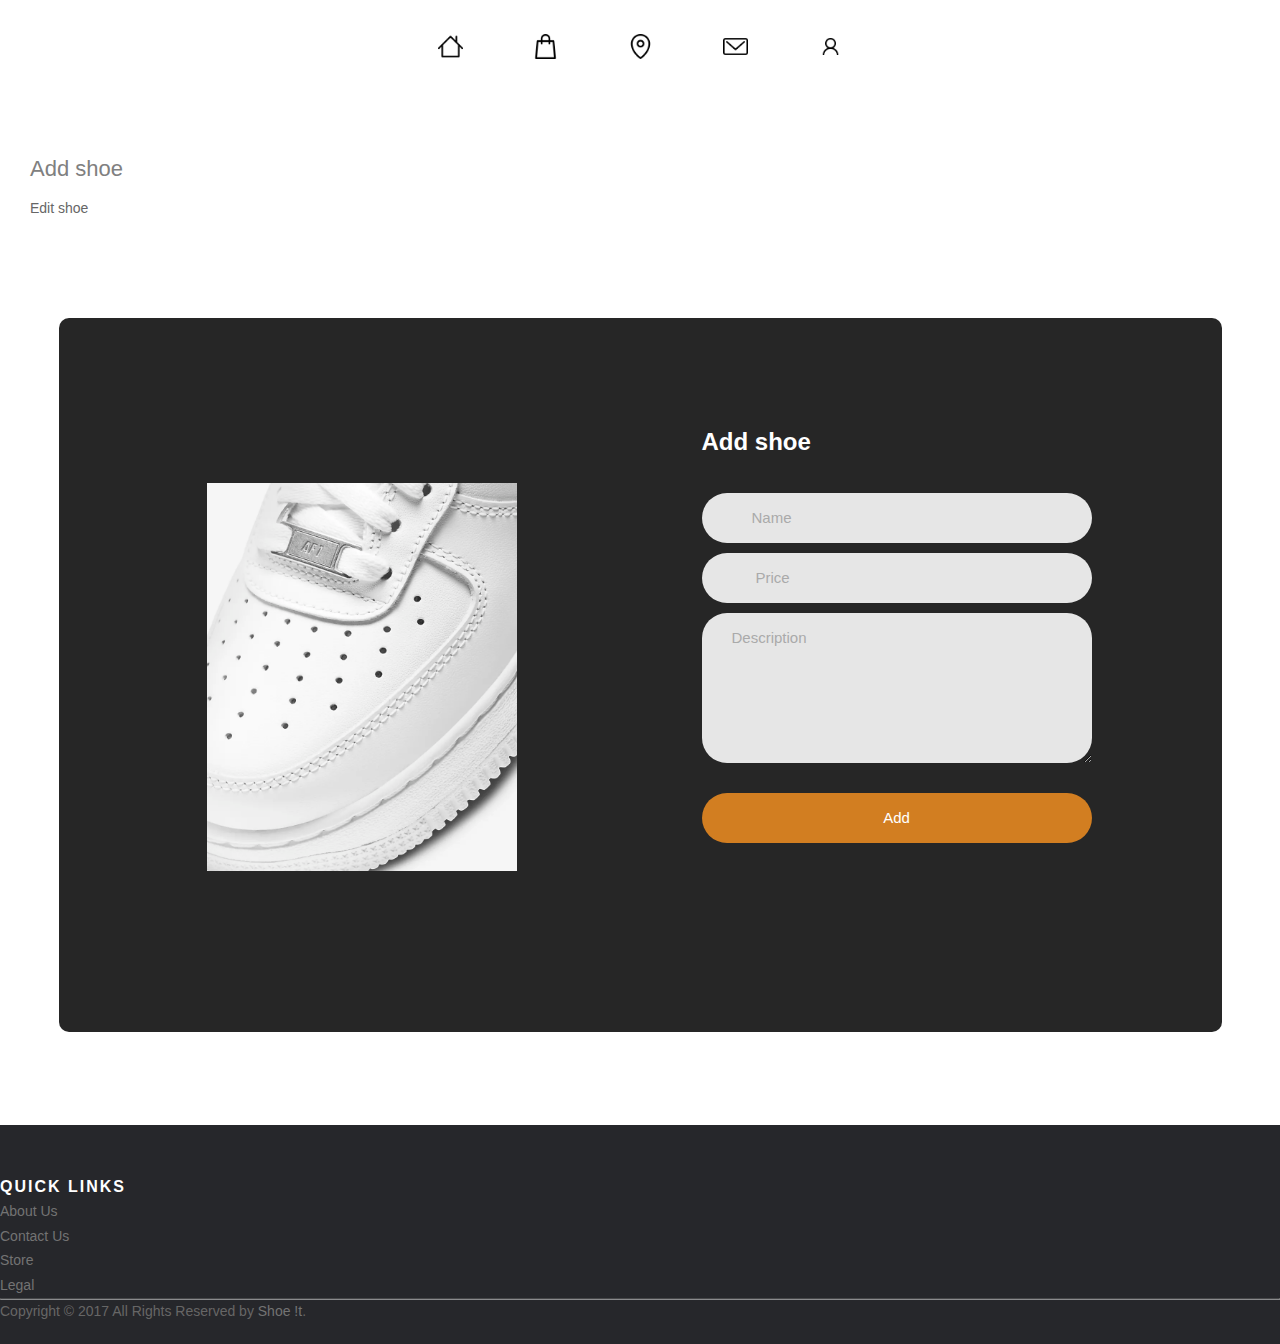
<file: backoffice.html>
<!DOCTYPE html>
<html lang="en">
<head>
    <meta charset="UTF-8">
    <title>Shoe !t</title>
    <link rel="stylesheet" href="css/_main.css">
</head>
<body>
<header>
    <section class="section-header">
        <div class="container">
            <div class="header-wrapper">
                <ul class="header-wrapper__menu t16">
                    <li><a href="index.html"><img src="img/home.png" alt="Home"></a></li>
                    <li><a href="store.html"><img src="img/shopping-bag.png" alt="Store"></a></li>
                    <li><a href="location.html"><img src="img/location.png" alt="About us"></a></li>
                    <li><a href="contact.html"><img src="img/mail.png" alt="Contact us"></a></li>
                    <li><a href="login.html"><img src="img/login.png" alt="LogIn"></a></li>
                </ul>
            </div>
        </div>
    </section>
    <div class="container-phone">
        <nav role="navigation">
            <div id="menuToggle">
                <input type="checkbox"/>
                <span></span>
                <span></span>
                <span></span>
                <ul style="display: flex; flex-flow: column; padding-left: 50px" id="menu" class="roboto">
                    <a href="#">
                        <li style="margin-right: 15px">Home</li>
                    </a>
                    <a href="#">
                        <li style="margin-right: 15px">About</li>
                    </a>
                    <a href="#">
                        <li style="margin-right: 15px">Info</li>
                    </a>
                    <a href="#">
                        <li>Contact</li>
                    </a>
                </ul>
            </div>
        </nav>
    </div>
</header>
<section class="section-sidebar">
    <div class="sidebar">
        <div class="sidebar-content">
            <p class="t22">Add shoe</p>
            <p class="t22"><a href="edit.html">Edit shoe</a></p>
        </div>
    </div>
    <div class="container-contact100">
        <div class="wrap-contact100">
            <div class="contact100-pic js-tilt" data-tilt>
                <img src="img/af_gallery7.webp" alt="IMG">
            </div>

            <form class="contact100-form validate-form">
                <h1 class="contact100-form-title roboto">
                    Add shoe
                </h1>

                <div class="wrap-input100 validate-input" data-validate="Name is required">
                    <input class="input100" type="text" name="name" placeholder="Name">
                    <span class="focus-input100"></span>
                    <span class="symbol-input100">
							<i class="fa fa-user" aria-hidden="true"></i>
						</span>
                </div>

                <div class="wrap-input100 validate-input" data-validate="Valid email is required: ex@abc.xyz">
                    <input class="input100" type="text" name="email" placeholder="Price">
                    <span class="focus-input100"></span>
                    <span class="symbol-input100">
							<i class="fa fa-envelope" aria-hidden="true"></i>
						</span>
                </div>

                <div class="wrap-input100 validate-input" data-validate="Message is required">
                    <textarea class="input100" name="message" placeholder="Description"></textarea>
                    <span class="focus-input100"></span>
                </div>

                <div class="container-contact100-form-btn">
                    <button class="contact100-form-btn">
                        Add
                    </button>
                </div>
            </form>
        </div>
    </div>
</section>
<footer class="site-footer roboto">
    <div class="container">
        <div class="row">
            <div class="col-xs-6 col-md-3">
                <h6>Quick Links</h6>
                <ul class="footer-links">
                    <li><a href="">About Us</a></li>
                    <li><a href="">Contact Us</a></li>
                    <li><a href="">Store</a></li>
                    <li><a href="">Legal</a></li>
                </ul>
            </div>
        </div>
        <hr>
    </div>
    <div class="container">
        <div class="row">
            <div class="col-md-8 col-sm-6 col-xs-12">
                <p class="copyright-text">Copyright &copy; 2017 All Rights Reserved by
                    <a href="#">Shoe !t</a>.
                </p>
            </div>
        </div>
    </div>
</footer>
</body>
</html>
</file>
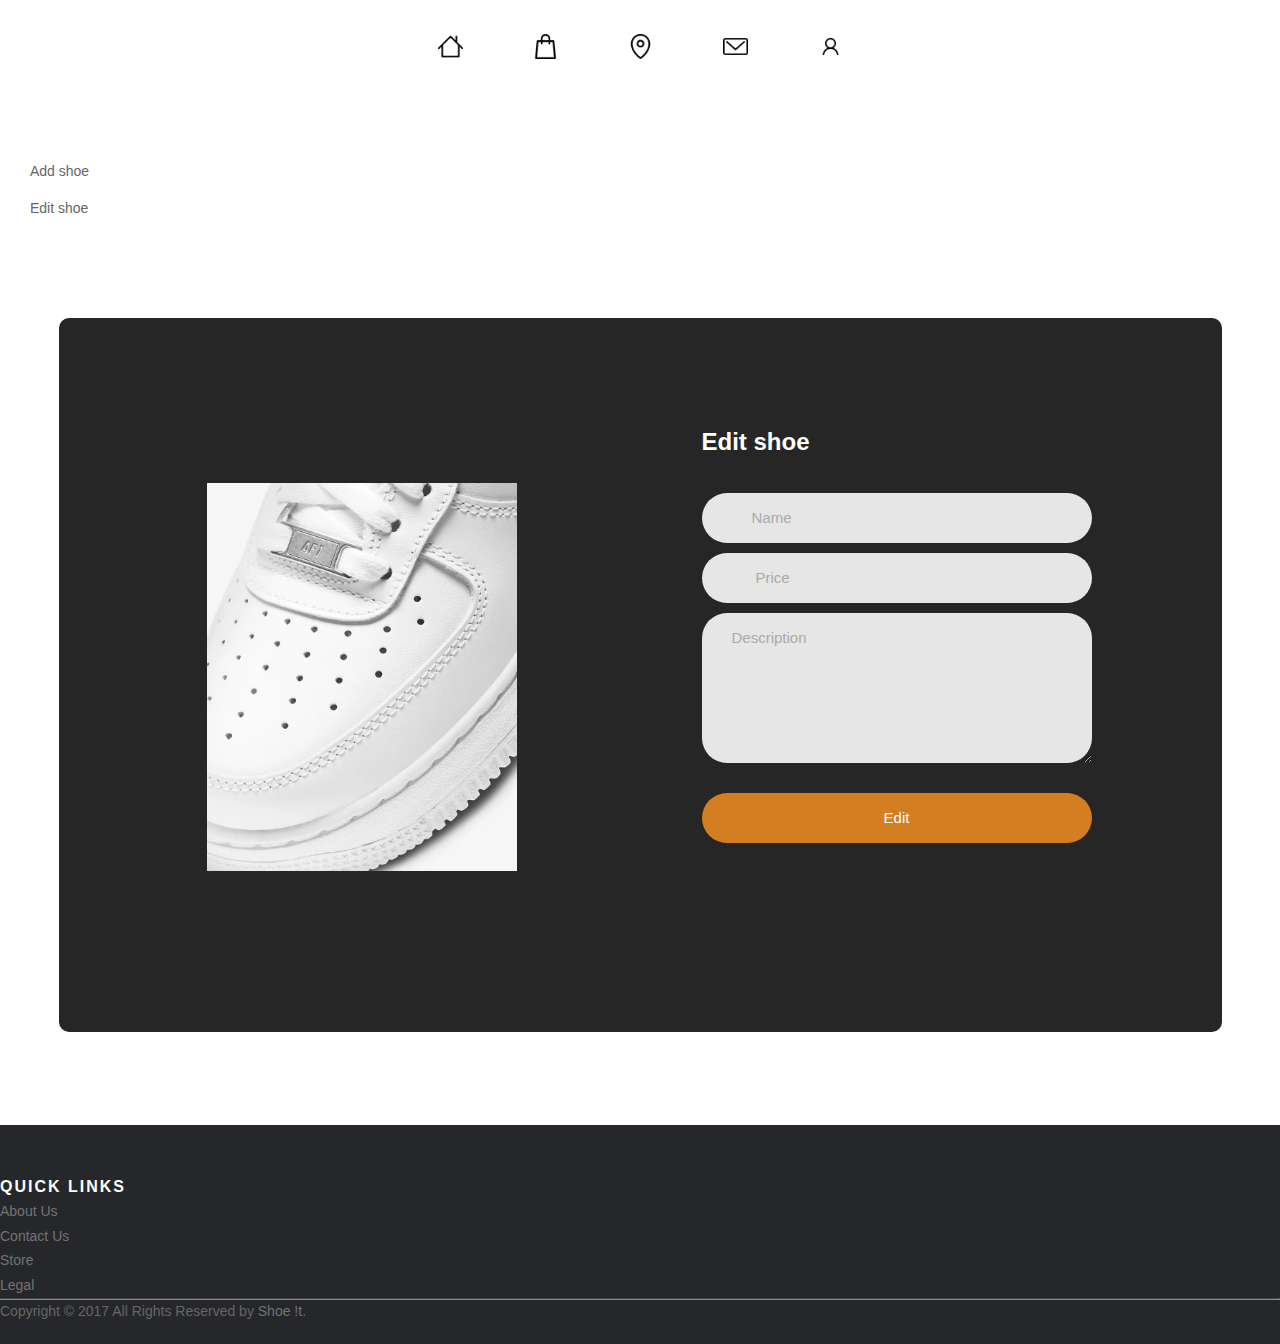
<file: edit.html>
<!DOCTYPE html>
<html lang="en">
<head>
    <meta charset="UTF-8">
    <title>Shoe !t</title>
    <link rel="stylesheet" href="css/_main.css">
</head>
<body>
<header>
    <section class="section-header">
        <div class="container">
            <div class="header-wrapper">
                <ul class="header-wrapper__menu t16">
                    <li><a href="index.html"><img src="img/home.png" alt="Home"></a></li>
                    <li><a href="store.html"><img src="img/shopping-bag.png" alt="Store"></a></li>
                    <li><a href="location.html"><img src="img/location.png" alt="About us"></a></li>
                    <li><a href="contact.html"><img src="img/mail.png" alt="Contact us"></a></li>
                    <li><a href="login.html"><img src="img/login.png" alt="LogIn"></a></li>
                </ul>
            </div>
        </div>
    </section>
    <div class="container-phone">
        <nav role="navigation">
            <div id="menuToggle">
                <input type="checkbox"/>
                <span></span>
                <span></span>
                <span></span>
                <ul style="display: flex; flex-flow: column; padding-left: 50px" id="menu" class="roboto">
                    <a href="#">
                        <li style="margin-right: 15px">Home</li>
                    </a>
                    <a href="#">
                        <li style="margin-right: 15px">About</li>
                    </a>
                    <a href="#">
                        <li style="margin-right: 15px">Info</li>
                    </a>
                    <a href="#">
                        <li>Contact</li>
                    </a>
                </ul>
            </div>
        </nav>
    </div>
</header>
<section class="section-sidebar">
    <div class="sidebar">
        <div class="sidebar-content">
            <p class="t22"><a href="backoffice.html">Add shoe</a></p>
            <p class="t22"><a href="edit.html">Edit shoe</a></p>
        </div>
    </div>
    <div class="container-contact100">
        <div class="wrap-contact100">
            <div class="contact100-pic js-tilt" data-tilt>
                <img src="img/af_gallery7.webp" alt="IMG">
            </div>

            <form class="contact100-form validate-form">
                <h1 class="contact100-form-title roboto">
                    Edit shoe
                </h1>

                <div class="wrap-input100 validate-input" data-validate="Name is required">
                    <input class="input100" type="text" name="name" placeholder="Name">
                    <span class="focus-input100"></span>
                    <span class="symbol-input100">
							<i class="fa fa-user" aria-hidden="true"></i>
						</span>
                </div>

                <div class="wrap-input100 validate-input" data-validate="Valid email is required: ex@abc.xyz">
                    <input class="input100" type="text" name="email" placeholder="Price">
                    <span class="focus-input100"></span>
                    <span class="symbol-input100">
							<i class="fa fa-envelope" aria-hidden="true"></i>
						</span>
                </div>

                <div class="wrap-input100 validate-input" data-validate="Message is required">
                    <textarea class="input100" name="message" placeholder="Description"></textarea>
                    <span class="focus-input100"></span>
                </div>

                <div class="container-contact100-form-btn">
                    <button class="contact100-form-btn">
                        Edit
                    </button>
                </div>
            </form>
        </div>
    </div>
</section>
<footer class="site-footer roboto">
    <div class="container">
        <div class="row">
            <div class="col-xs-6 col-md-3">
                <h6>Quick Links</h6>
                <ul class="footer-links">
                    <li><a href="">About Us</a></li>
                    <li><a href="">Contact Us</a></li>
                    <li><a href="">Store</a></li>
                    <li><a href="">Legal</a></li>
                </ul>
            </div>
        </div>
        <hr>
    </div>
    <div class="container">
        <div class="row">
            <div class="col-md-8 col-sm-6 col-xs-12">
                <p class="copyright-text">Copyright &copy; 2017 All Rights Reserved by
                    <a href="#">Shoe !t</a>.
                </p>
            </div>
        </div>
    </div>
</footer>
</body>
</html>
</file>
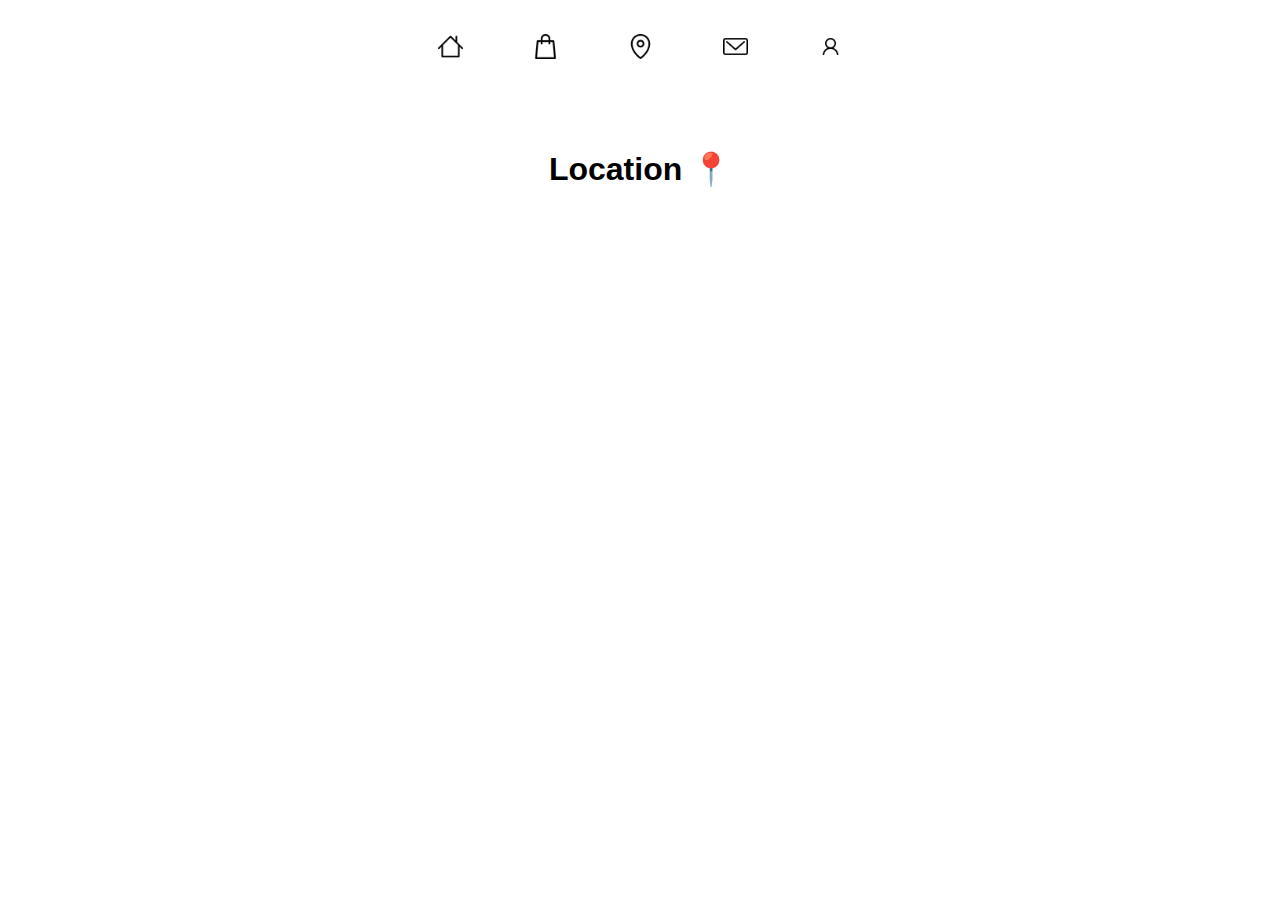
<file: location.html>
<!DOCTYPE html>
<html lang="en">
<head>
    <meta charset="UTF-8">
    <title>Location | Find us</title>
    <link rel="stylesheet" href="css/_main.css">
</head>
<body>
<header>
    <section class="section-header">
        <div class="container">
            <div class="header-wrapper">
                <ul class="header-wrapper__menu t16">
                    <li><a href="index.html"><img src="img/home.png" alt="Home"></a></li>
                    <li><a href="store.html"><img src="img/shopping-bag.png" alt="Store"></a></li>
                    <li><a href="location.html"><img src="img/location.png" alt="About us"></a></li>
                    <li><a href="contact.html"><img src="img/mail.png" alt="Contact us"></a></li>
                    <li><a href="login.html"><img src="img/login.png" alt="LogIn"></a></li>
                </ul>
            </div>
        </div>
    </section>
    <div class="container-phone">
        <nav role="navigation">
            <div id="menuToggle">
                <input type="checkbox"/>
                <span></span>
                <span></span>
                <span></span>
                <ul style="display: flex; flex-flow: column; padding-left: 50px" id="menu" class="roboto">
                    <a href="#">
                        <li style="margin-right: 15px">Home</li>
                    </a>
                    <a href="#">
                        <li style="margin-right: 15px">About</li>
                    </a>
                    <a href="#">
                        <li style="margin-right: 15px">Info</li>
                    </a>
                    <a href="#">
                        <li>Contact</li>
                    </a>
                </ul>
            </div>
        </nav>
    </div>
</header>
<h1 class="center roboto">Location 📍</h1>
<br>
<br>
<div class="location">
    <iframe src="https://www.google.com/maps/embed?pb=!1m14!1m8!1m3!1d11849.961373375001!2d2.263419!3d42.054108!3m2!1i1024!2i768!4f13.1!3m3!1m2!1s0x0%3A0x1ba2cf0233a860ec!2sInstitut%20Cirvianum%20De%20Torell%C3%B3!5e0!3m2!1sca!2ses!4v1642088677077!5m2!1sca!2ses"
            width="600" height="450" style="border:0;" allowfullscreen="" loading="lazy"></iframe>
</div>

</body>
</html>
</file>
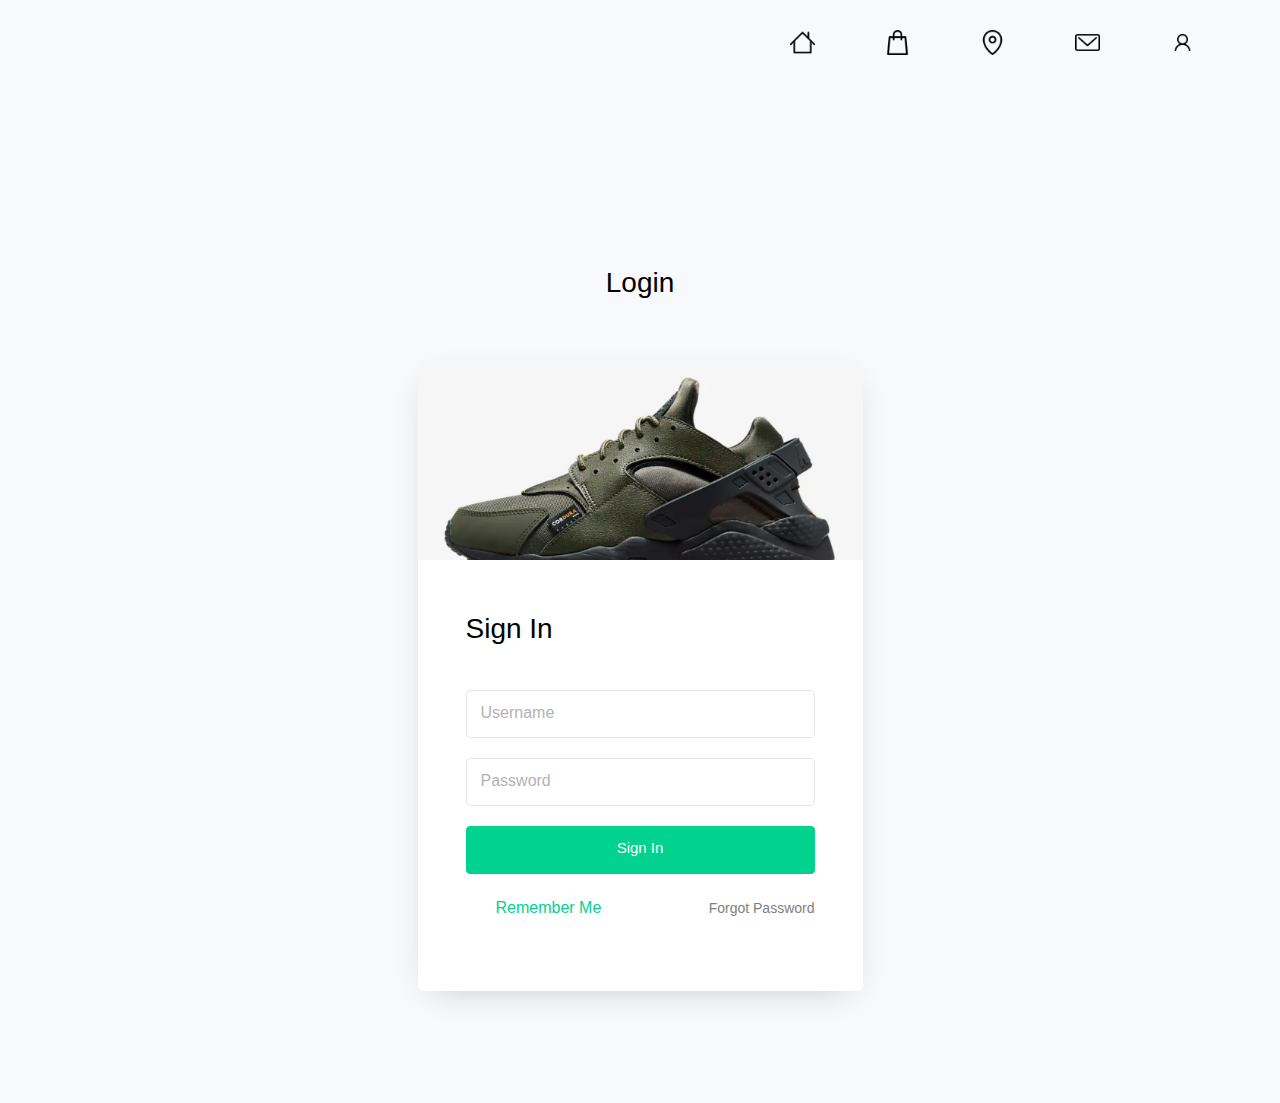
<file: login.html>
<!DOCTYPE html>
<html lang="en">
<head>
    <meta charset="UTF-8">
    <title>LogIn</title>
    <link rel="stylesheet" href="css/_main.css">
    <link rel="stylesheet" href="css/_login.css">
</head>
<body>
<header>
    <section class="section-header">
        <div class="container">
            <div class="header-wrapper">
                <ul class="header-wrapper__menu t16">
                    <li><a href="index.html"><img src="img/home.png" alt="Home"></a></li>
                    <li><a href="store.html"><img src="img/shopping-bag.png" alt="Store"></a></li>
                    <li><a href="location.html"><img src="img/location.png" alt="About us"></a></li>
                    <li><a href="contact.html"><img src="img/mail.png" alt="Contact us"></a></li>
                    <li><a href="login.html"><img src="img/login.png" alt="LogIn"></a></li>
                </ul>
            </div>
        </div>
    </section>
    <div class="container-phone">
        <nav role="navigation">
            <div id="menuToggle">
                <input type="checkbox"/>
                <span></span>
                <span></span>
                <span></span>
                <ul style="display: flex; flex-flow: column; padding-left: 50px" id="menu" class="roboto">
                    <a href="#">
                        <li style="margin-right: 15px">Home</li>
                    </a>
                    <a href="#">
                        <li style="margin-right: 15px">About</li>
                    </a>
                    <a href="#">
                        <li style="margin-right: 15px">Info</li>
                    </a>
                    <a href="#">
                        <li>Contact</li>
                    </a>
                </ul>
            </div>
        </nav>
    </div>
</header>
<section class="ftco-section">
    <div class="container">
        <div class="row justify-content-center">
            <div class="col-md-6 text-center mb-5">
                <h2 class="heading-section">Login</h2>
            </div>
        </div>
        <div class="row justify-content-center">
            <div class="col-md-7 col-lg-5">
                <div class="wrap">
                    <div class="img" style="background-image: url(img/slider_img1.jpg);"></div>
                    <div class="login-wrap p-4 p-md-5">
                        <div class="d-flex">
                            <div class="w-100">
                                <h3 class="mb-4">Sign In</h3>
                            </div>
                            <div class="w-100">
                            </div>
                        </div>
                        <form action="#" class="signin-form">
                            <div class="form-group mt-3">
                                <input type="text" class="form-control" required>
                                <label class="form-control-placeholder">Username</label>
                            </div>
                            <div class="form-group">
                                <input id="password-field" type="password" class="form-control" required>
                                <label class="form-control-placeholder">Password</label>
                                <span toggle="#password-field"
                                      class="fa fa-fw fa-eye field-icon toggle-password"></span>
                            </div>
                            <div class="form-group">
                                <a href="backoffice.html" class="form-control btn btn-primary rounded submit px-3">Sign In</a>
                            </div>
                            <div class="form-group d-md-flex">
                                <div class="w-50 text-left">
                                    <label class="checkbox-wrap checkbox-primary mb-0">Remember Me
                                        <input type="checkbox" checked>
                                        <span class="checkmark"></span>
                                    </label>
                                </div>
                                <div class="w-50 text-md-right">
                                    <a href="#">Forgot Password</a>
                                </div>
                            </div>
                        </form>

                    </div>
                </div>
            </div>
        </div>
    </div>
</section>
</body>
</html>
</file>
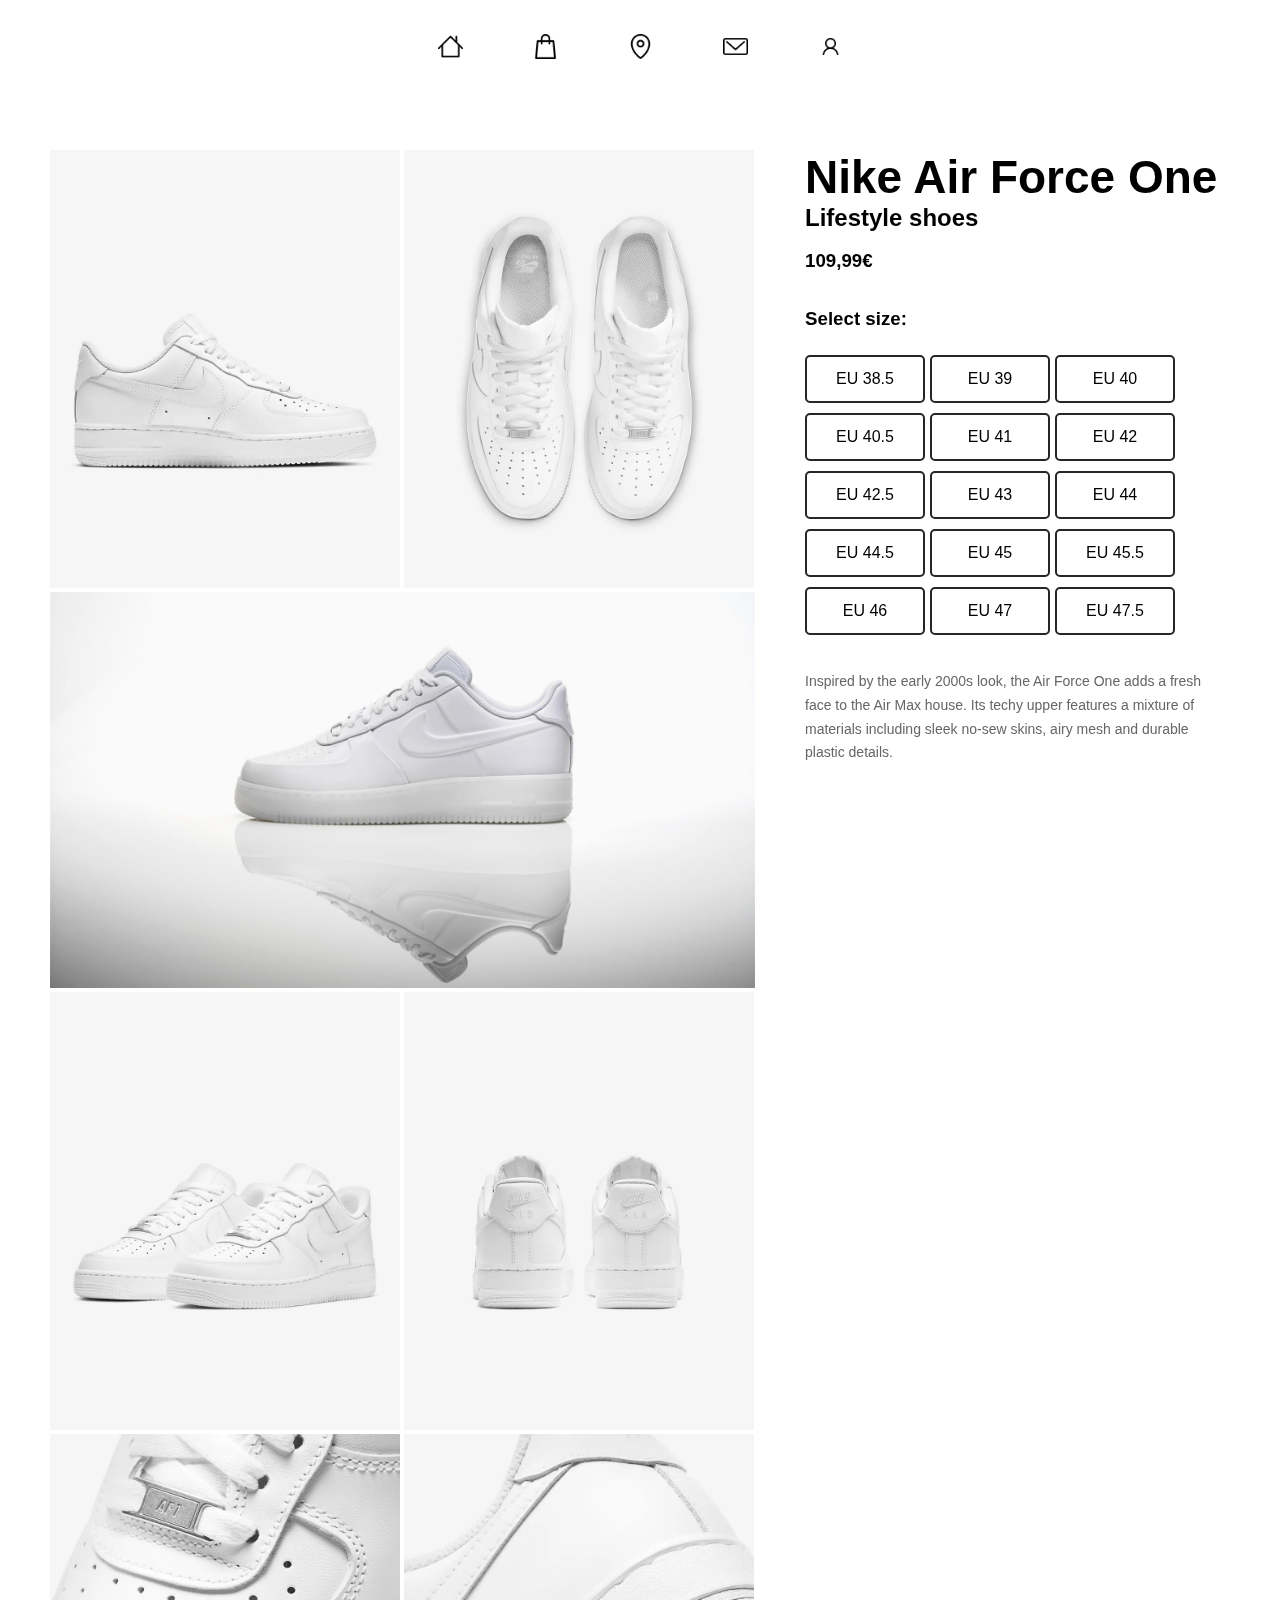
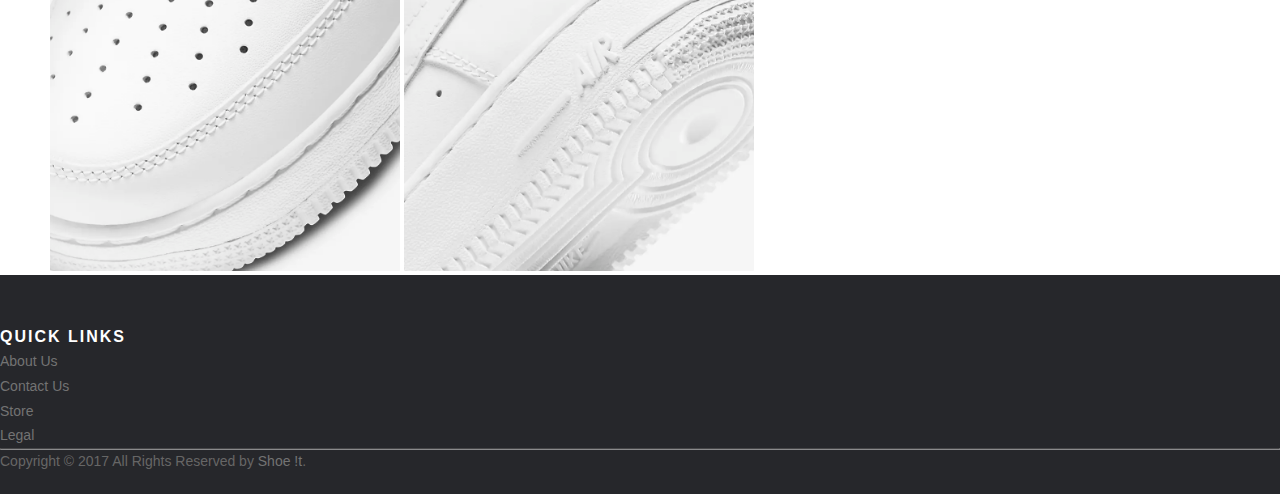
<file: single_shoe.html>
<!DOCTYPE html>
<html lang="en">
<head>
    <meta charset="UTF-8">
    <title>Shoe !t</title>
    <link rel="stylesheet" href="css/_main.css">
</head>
<body>
<header>
    <section class="section-header">
        <div class="container">
            <div class="header-wrapper">
                <ul class="header-wrapper__menu t16">
                    <li><a href="index.html"><img src="img/home.png" alt="Home"></a></li>
                    <li><a href="store.html"><img src="img/shopping-bag.png" alt="Store"></a></li>
                    <li><a href="location.html"><img src="img/location.png" alt="About us"></a></li>
                    <li><a href="contact.html"><img src="img/mail.png" alt="Contact us"></a></li>
                    <li><a href="login.html"><img src="img/login.png" alt="LogIn"></a></li>
                </ul>
            </div>
        </div>
    </section>
    <div class="container-phone">
        <nav role="navigation">
            <div id="menuToggle">
                <input type="checkbox"/>
                <span></span>
                <span></span>
                <span></span>
                <ul style="display: flex; flex-flow: column; padding-left: 50px" id="menu" class="roboto">
                    <a href="#">
                        <li style="margin-right: 15px">Home</li>
                    </a>
                    <a href="#">
                        <li style="margin-right: 15px">About</li>
                    </a>
                    <a href="#">
                        <li style="margin-right: 15px">Info</li>
                    </a>
                    <a href="#">
                        <li>Contact</li>
                    </a>
                </ul>
            </div>
        </nav>
    </div>
</header>

<section class="section-single">
    <div class="section-single-wrapper">
        <div class="section-single-image">
            <img src="img/af_gallery2.webp" alt="Shoe not found">
            <img src="img/af_gallery3.webp" alt="Shoe not found">
            <img class="horitzontal-img" src="img/product-home.jpg" alt="Shoe not found">
            <img src="img/af_gallery5.webp" alt="Shoe not found">
            <img src="img/af_gallery6.webp" alt="Shoe not found">
            <img src="img/af_gallery7.webp" alt="Shoe not found">
            <img src="img/af_gallery8.webp" alt="Shoe not found">

        </div>

        <div class="section-single-content sticky">
            <h1 class="roboto t46">Nike Air Force One</h1>
            <h2 class="roboto">Lifestyle shoes</h2>
            <br>
            <h3 class="roboto">109,99€</h3>
            <br>
            <br>
            <h3 class="roboto">Select size:</h3>
            <div class="section-single-content-table">
                <div class="section-single-content-table-sizes roboto">EU 38.5</div>
                <div class="section-single-content-table-sizes roboto">EU 39</div>
                <div class="section-single-content-table-sizes roboto">EU 40</div>
                <div class="section-single-content-table-sizes roboto">EU 40.5</div>
                <div class="section-single-content-table-sizes roboto">EU 41</div>
                <div class="section-single-content-table-sizes roboto">EU 42</div>
                <div class="section-single-content-table-sizes roboto">EU 42.5</div>
                <div class="section-single-content-table-sizes roboto">EU 43</div>
                <div class="section-single-content-table-sizes roboto">EU 44</div>
                <div class="section-single-content-table-sizes roboto">EU 44.5</div>
                <div class="section-single-content-table-sizes roboto">EU 45</div>
                <div class="section-single-content-table-sizes roboto">EU 45.5</div>
                <div class="section-single-content-table-sizes roboto">EU 46</div>
                <div class="section-single-content-table-sizes roboto">EU 47</div>
                <div class="section-single-content-table-sizes roboto">EU 47.5</div>
            </div>
            <div class="section-single-content-history roboto t16">
                <p>Inspired by the early 2000s look, the Air Force One adds a fresh face to the Air Max house. Its
                    techy upper features a mixture of materials including sleek no-sew skins, airy mesh and durable
                    plastic details.</p>
            </div>
        </div>
    </div>
</section>
<footer class="site-footer roboto">
    <div class="container">
        <div class="row">
            <div class="col-xs-6 col-md-3">
                <h6>Quick Links</h6>
                <ul class="footer-links">
                    <li><a href="">About Us</a></li>
                    <li><a href="">Contact Us</a></li>
                    <li><a href="">Store</a></li>
                    <li><a href="">Legal</a></li>
                </ul>
            </div>
        </div>
        <hr>
    </div>
    <div class="container">
        <div class="row">
            <div class="col-md-8 col-sm-6 col-xs-12">
                <p class="copyright-text">Copyright &copy; 2017 All Rights Reserved by
                    <a href="#">Shoe !t</a>.
                </p>
            </div>
        </div>
    </div>
</footer>
</body>
</html>
</file>
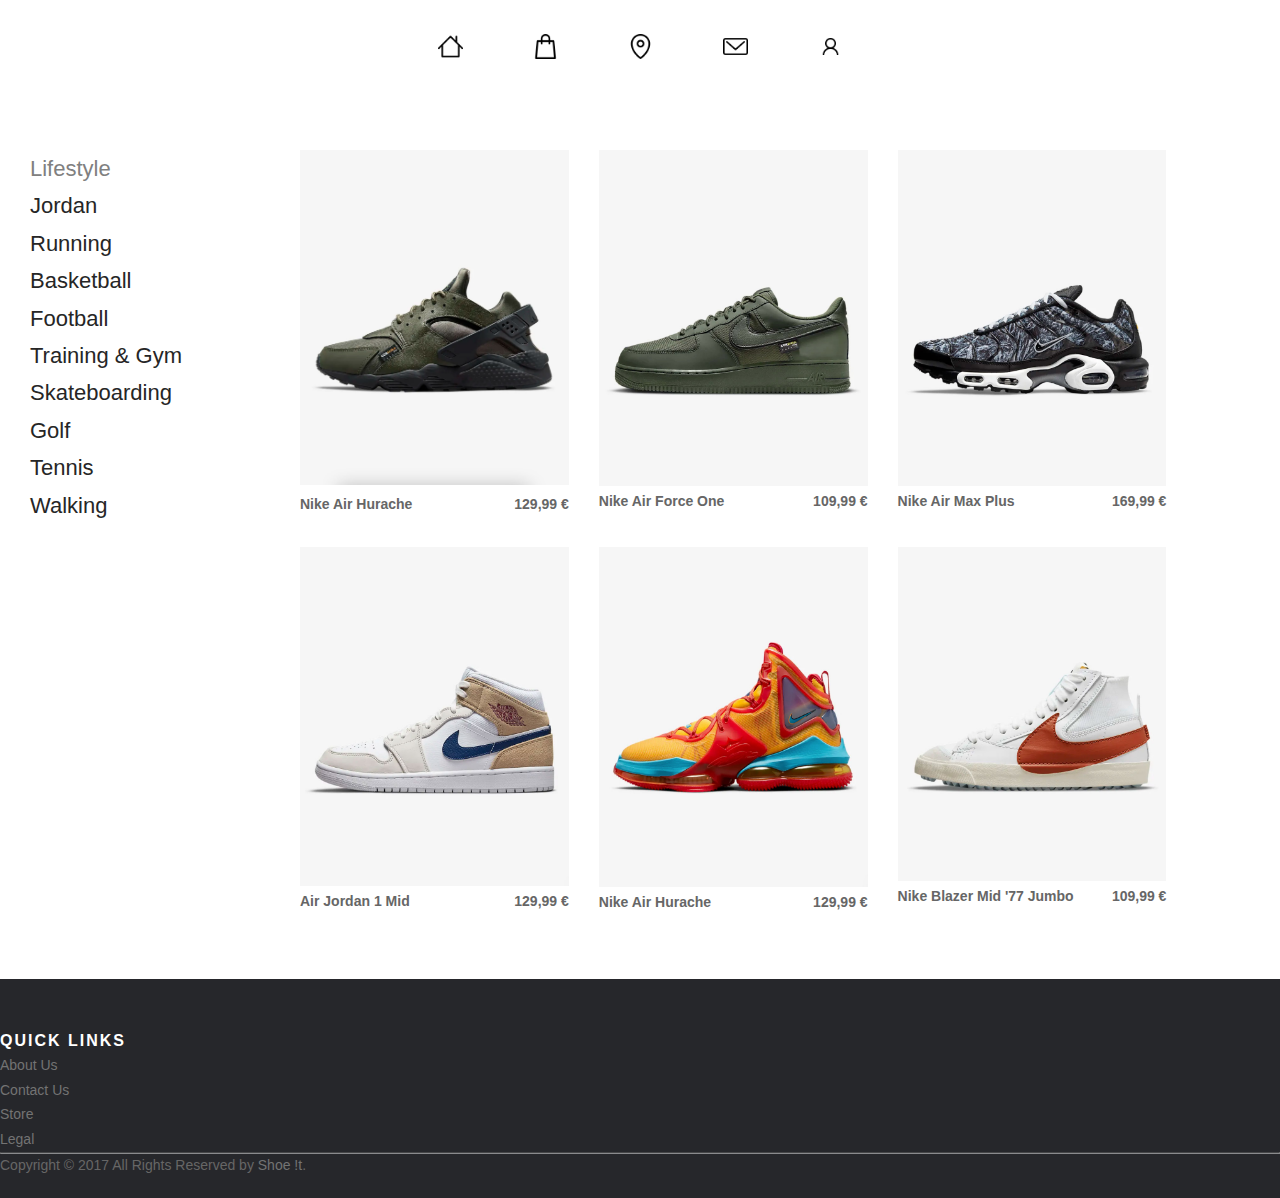
<file: store.html>
<!DOCTYPE html>
<html lang="en">
<head>
    <meta charset="UTF-8">
    <title>Shoe !t</title>
    <link rel="stylesheet" href="css/_main.css">
</head>
<body>
<header>
    <section class="section-header">
        <div class="container">
            <div class="header-wrapper">
                <ul class="header-wrapper__menu t16">
                    <li><a href="index.html"><img src="img/home.png" alt="Home"></a></li>
                    <li><a href="store.html"><img src="img/shopping-bag.png" alt="Store"></a></li>
                    <li><a href="location.html"><img src="img/location.png" alt="About us"></a></li>
                    <li><a href="contact.html"><img src="img/mail.png" alt="Contact us"></a></li>
                    <li><a href="login.html"><img src="img/login.png" alt="LogIn"></a></li>
                </ul>
            </div>
        </div>
    </section>
    <div class="container-phone">
        <nav role="navigation">
            <div id="menuToggle">
                <input type="checkbox"/>
                <span></span>
                <span></span>
                <span></span>
                <ul style="display: flex; flex-flow: column; padding-left: 50px" id="menu" class="roboto">
                    <a href="index.html">
                        <li style="margin-right: 15px">Home</li>
                    </a>
                    <a href="store.html">
                        <li style="margin-right: 15px">Store</li>
                    </a>
                    <a href="contact.html">
                        <li style="margin-right: 15px">Contact</li>
                    </a>
                    <a href="location.html">
                        <li style="margin-right: 15px">Location</li>
                    </a>
                    <a href="#">
                        <li>Contact</li>
                    </a>
                </ul>
            </div>
        </nav>
    </div>
</header>

<div class="flex">
    <section class="section-sidebar">
        <div class="sidebar">
            <div class="sidebar-content">
                <p class="t22">Lifestyle</p>
                <a></a><p class="t22">Jordan</p>
                <a></a><p class="t22">Running</p>
                <a></a><p class="t22">Basketball</p>
                <a></a><p class="t22">Football</p>
                <a></a><p class="t22">Training & Gym</p>
                <a></a><p class="t22">Skateboarding</p>
                <a></a><p class="t22">Golf</p>
                <a></a><p class="t22">Tennis</p>
                <a></a><p class="t22">Walking</p>
            </div>
        </div>
    </section>
    <section class="section-store">
        <div class="container">
            <div class="section-store-wrapper roboto bold">
                <div class="section-store-wrapper-product">
                    <a href="single_shoe.html">
                        <img src="img/slider_img1.jpg" alt="">
                        <div class="product-desc">
                            <p>Nike Air Hurache</p>
                            <p>129,99 €</p>
                        </div>
                    </a>
                </div>

                <div class="section-store-wrapper-product">
                    <img src="img/slider_img3.jpg" alt="">
                    <div class="product-desc">
                        <p>Nike Air Force One</p>
                        <p>109,99 €</p>
                    </div>
                </div>
                <div class="section-store-wrapper-product">
                    <img src="img/slider_img4.jpg" alt="">
                    <div class="product-desc">
                        <p>Nike Air Max Plus</p>
                        <p>169,99 €</p>
                    </div>
                </div>
                <div class="section-store-wrapper-product">
                    <img src="img/slider_img5.jpg" alt="">
                    <div class="product-desc">
                        <p>Air Jordan 1 Mid</p>
                        <p>129,99 €</p>
                    </div>
                </div>
                <div class="section-store-wrapper-product">
                    <img src="img/slider_img6.jpg" alt="">
                    <div class="product-desc">
                        <p>Nike Air Hurache</p>
                        <p>129,99 €</p>
                    </div>
                </div>
                <div class="section-store-wrapper-product">
                    <img src="img/slider_img7.jpg" alt="">
                    <div class="product-desc">
                        <p>Nike Blazer Mid '77 Jumbo</p>
                        <p>109,99 €</p>
                    </div>
                </div>
            </div>
        </div>
    </section>
</div>
<div style="margin-bottom: 5vw"></div>
<footer class="site-footer roboto">
    <div class="container">
        <div class="row">
            <div class="col-xs-6 col-md-3">
                <h6>Quick Links</h6>
                <ul class="footer-links">
                    <li><a href="">About Us</a></li>
                    <li><a href="">Contact Us</a></li>
                    <li><a href="">Store</a></li>
                    <li><a href="">Legal</a></li>
                </ul>
            </div>
        </div>
        <hr>
    </div>
    <div class="container">
        <div class="row">
            <div class="col-md-8 col-sm-6 col-xs-12">
                <p class="copyright-text">Copyright &copy; 2017 All Rights Reserved by
                    <a href="#">Shoe !t</a>.
                </p>
            </div>
        </div>
    </div>
</footer>
</body>
</html>
</file>
<file: css/_main.css>
@import "_styles.css";
@import "_header.css";
@import "_footer.css";
@import "_layout.css";
@import "_index.css";
@import "_store.css";
@import "_single.css";
@import "_location.css";
@import "_contact.css";
@import "_768.css";
</file>
